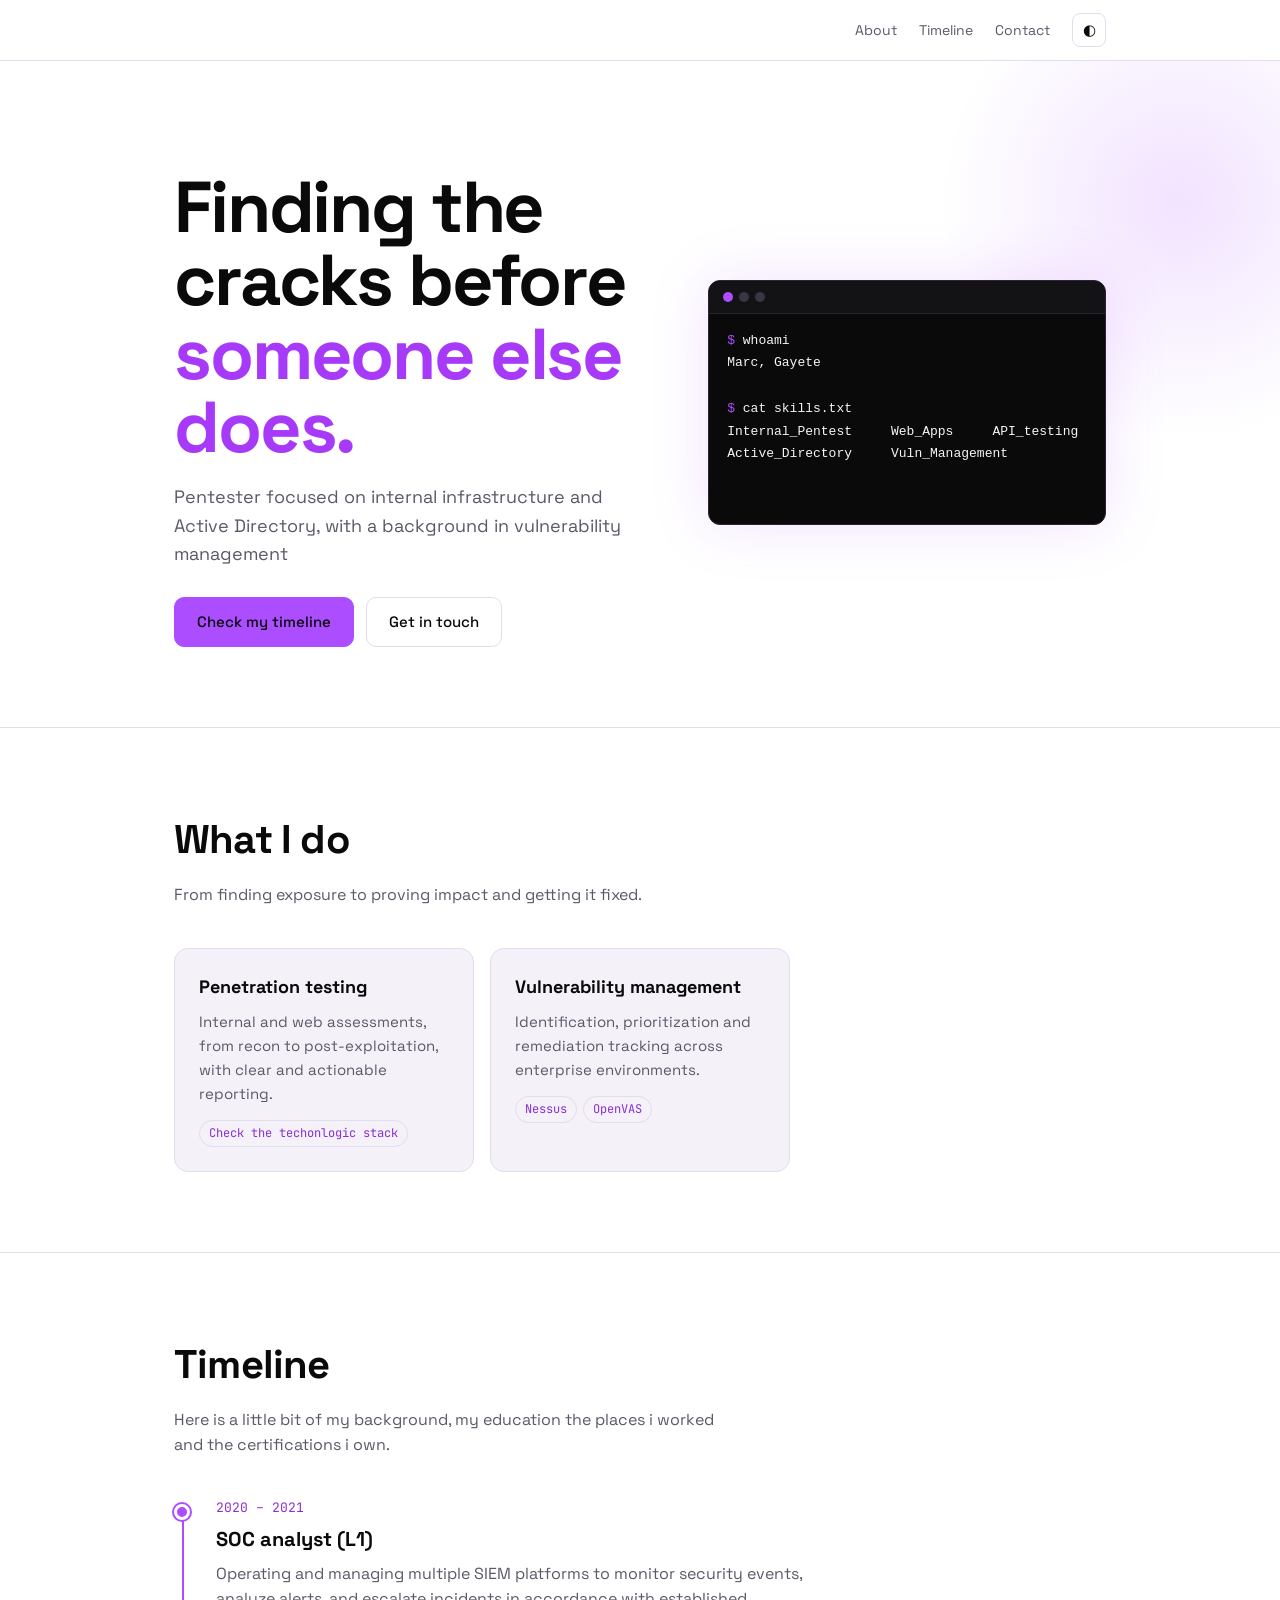
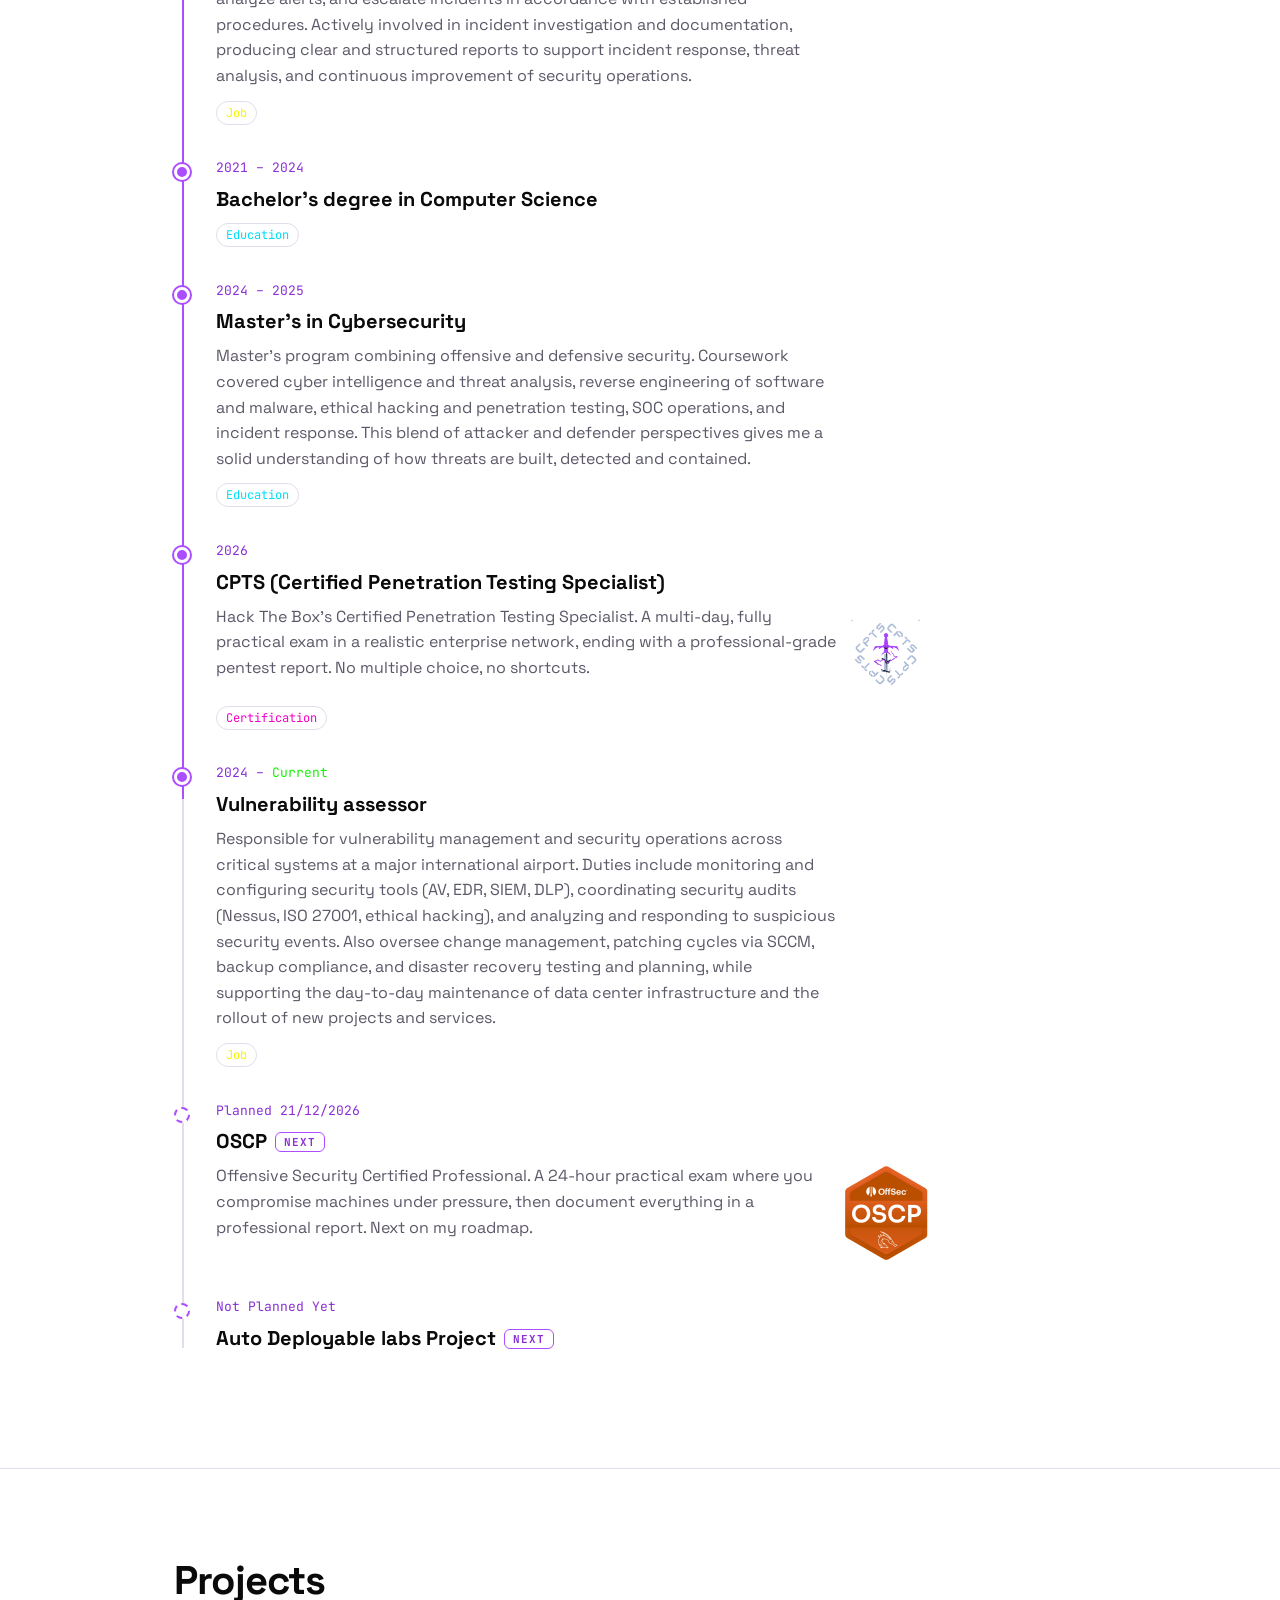
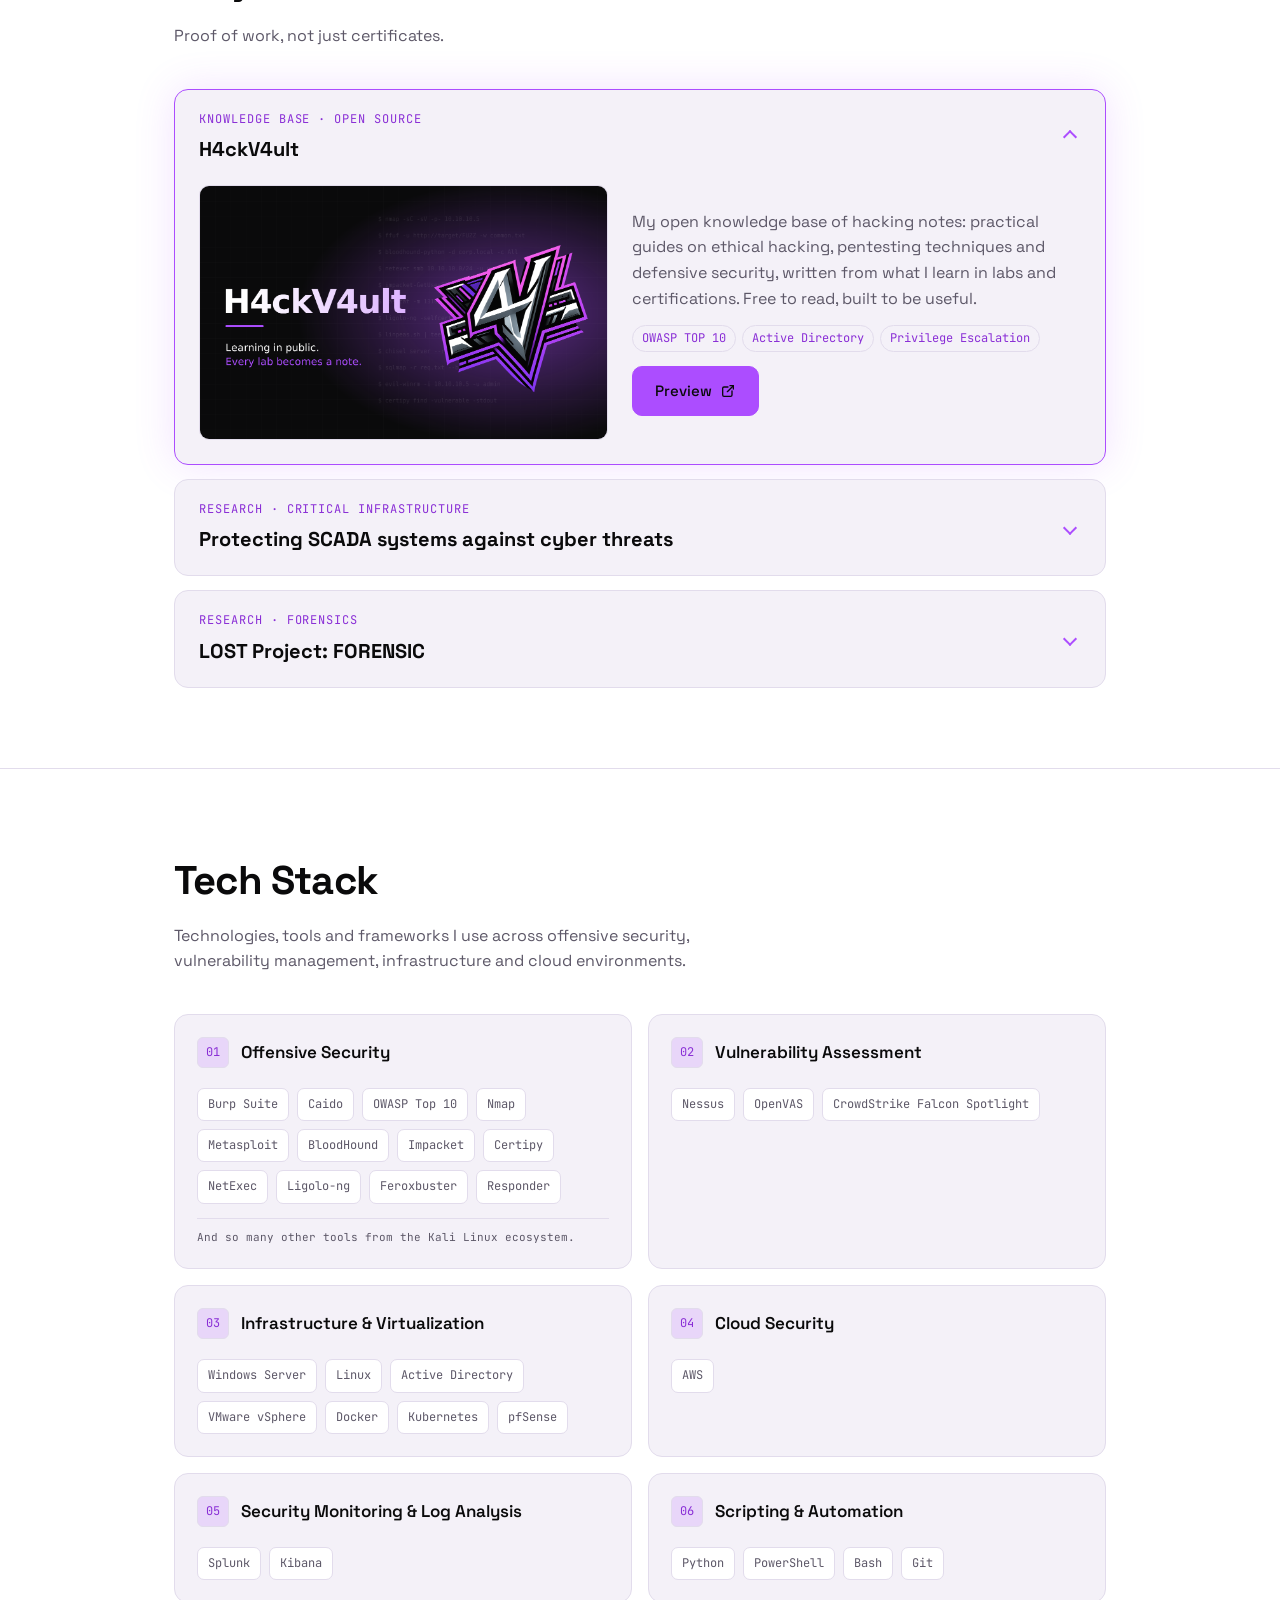
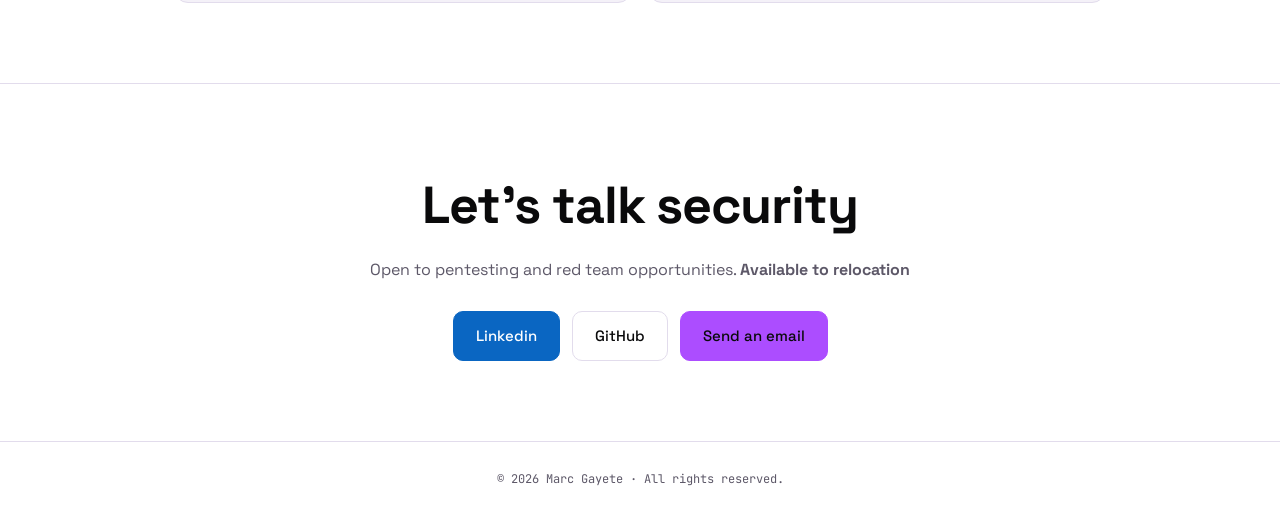
<file: index.html>
<!DOCTYPE html>
<html lang="en">
<head>
<meta charset="utf-8">
<meta name="viewport" content="width=device-width, initial-scale=1, viewport-fit=cover">
<title>Marc Gayete · Pentester</title>
<link rel="preconnect" href="https://fonts.googleapis.com">
<link href="https://fonts.googleapis.com/css2?family=Space+Grotesk:wght@400;500;700&family=JetBrains+Mono:wght@400;500&display=swap" rel="stylesheet">
<link rel="stylesheet" href="/styles/styles.css">
 <link rel="icon" type="image/x-icon" href="/img/favicon.png">

</head>
    <body>
    <header>
      <div class="wrap">
        <a></a>
        <nav><a href="#about">About</a><a href="#timeline">Timeline</a><a href="#contact">Contact</a><button id="theme" aria-label="Toggle theme">◐</button></nav>
      </div>
    </header>

    <main id="top">
        <div class="hero"><div class="wrap">
        <div>
            <h1>Finding the cracks before<br> <em>someone else does.</em></h1>
            <p class="lead">Pentester focused on internal infrastructure and Active Directory, with a background in vulnerability management</p>
            <div class="cta"><a class="btn main" href="#timeline">Check my timeline</a><a class="btn" href="#contact">Get in touch</a></div>
        </div>
        <div class="term" aria-hidden="true">
            <div class="bar"><i></i><i></i><i></i></div>
            <pre id="t"></pre>
        </div>
        </div></div>

        <section id="about"><div class="wrap">
        <h2>What I do</h2>
        <p class="sub">From finding exposure to proving impact and getting it fixed.</p>
        <div class="cards">
            <div class="card"><h3>Penetration testing</h3><p>Internal and web assessments, from recon to post-exploitation, with clear and actionable reporting.</p><div class="tags"><span><a href="#techstack">Check the techonlogic stack</a></span></div></div>
            <div class="card"><h3>Vulnerability management</h3><p>Identification, prioritization and remediation tracking across enterprise environments.</p><div class="tags"><span>Nessus</span><span>OpenVAS</span></div></div>
        </div>
        </div></section>

        <section id="timeline"><div class="wrap">
        <h2>Timeline</h2>
        <p class="sub">Here is a little bit of my background, my education the places i worked and the certifications i own. </p>
        <div class="tl">
            <div class="it"><div class="when">2020 – 2021</div><h3>SOC analyst (L1)</h3><p>Operating and managing multiple SIEM platforms to monitor security events, analyze alerts, and escalate incidents in accordance with established procedures. Actively involved in incident investigation and documentation, producing clear and structured reports to support incident response, threat analysis, and continuous improvement of security operations.</p><div class="tags-job"><span>Job</span></div></div>
            <div class="it"><div class="when">2021 – 2024</div><h3>Bachelor's degree in Computer Science</h3><div class="tags-education"><span>Education</span></div></div>
            <div class="it"><div class="when">2024 – 2025</div><h3>Master's in Cybersecurity</h3><p>Master’s program combining offensive and defensive security. Coursework covered cyber intelligence and threat analysis, reverse engineering of software and malware, ethical hacking and penetration testing, SOC operations, and incident response. This blend of attacker and defender perspectives gives me a solid understanding of how threats are built, detected and contained.</p><div class="tags-education"><span>Education</span></div></div>
            <div class="it">
              <div class="when">2026</div>
              <h3>CPTS (Certified Penetration Testing Specialist)</h3>
              <div class="timeline-description">
              <p>Hack The Box’s Certified Penetration Testing Specialist. A multi-day, fully practical exam in a realistic enterprise network, ending with a professional-grade pentest report. No multiple choice, no shortcuts.</p>
              <img src="/img/logo/cpts.png">
              </div>
              <div class="tags-certification"><span>Certification</span>
              </div>
            </div>
            <div class="it"><div class="when">2024 – <a class="active">Current</a></div><h3>Vulnerability assessor</h3><p>Responsible for vulnerability management and security operations across critical systems at a major international airport. Duties include monitoring and configuring security tools (AV, EDR, SIEM, DLP), coordinating security audits (Nessus, ISO 27001, ethical hacking), and analyzing and responding to suspicious security events. Also oversee change management, patching cycles via SCCM, backup compliance, and disaster recovery testing and planning, while supporting the day-to-day maintenance of data center infrastructure and the rollout of new projects and services.</p><div class="tags-job"><span>Job</span></div></div>
            <div class="it next">
              <div class="when">Planned 21/12/2026</div>
              <h3>OSCP<span class="badge">Next</span></h3>
              <div class="timeline-description">
                <p>Offensive Security Certified Professional. A 24-hour practical exam where you compromise machines under pressure, then document everything in a professional report. Next on my roadmap.</p>
                <img src="/img/logo/oscp.png">
              </div>
            </div>
            <div class="it next"><div class="when">Not Planned Yet</div><h3>Auto Deployable labs Project<span class="badge">Next</span></h3><p></p></div>
        </div>
        </div></section>

        <section id="projects"><div class="wrap">
  <h2>Projects</h2>
  <p class="sub">Proof of work, not just certificates.</p>

  <div class="proj">

    <details class="pj" open>
      <summary>
        <span class="ttl">
          <span class="kind">Knowledge base · Open source</span>
          <h3>H4ckV4ult</h3>
        </span>
        <span class="chev" aria-hidden="true"></span>
      </summary>
      <div class="body">
        <div class="shot"><img src="/img/showcase/h4ckv4ult.png" loading="lazy"></div>
        <div class="info">
          <p>My open knowledge base of hacking notes: practical guides on ethical hacking, pentesting techniques and defensive security, written from what I learn in labs and certifications. Free to read, built to be useful.</p>
          <div class="tags">
          <span>OWASP TOP 10</span><span>Active Directory</span><span>Privilege Escalation</span></div>
            <a class="btn main" href="https://h4ckv4ult.marcgayete.com">Preview <svg class="size-4" xmlns="http://www.w3.org/2000/svg" width="24" height="24" viewBox="0 0 24 24" stroke-width="2" stroke="currentColor" fill="none" stroke-linecap="round" stroke-linejoin="round"><path stroke="none" d="M0 0h24v24H0z" fill="none"></path><path d="M12 6h-6a2 2 0 0 0 -2 2v10a2 2 0 0 0 2 2h10a2 2 0 0 0 2 -2v-6"></path><path d="M11 13l9 -9"></path><path d="M15 4h5v5"></path></svg></a>
          </div>
      </div>
    </details>

    <details class="pj">
      <summary>
        <span class="ttl">
          <span class="kind">Research · Critical infrastructure</span>
          <h3>Protecting SCADA systems against cyber threats</h3>
        </span>
        <span class="chev" aria-hidden="true"></span>
      </summary>
      <div class="body">
        <div class="shot"><img src="/img/showcase/scada.png" alt="Project screenshot" loading="lazy"></div>
        <div class="info">
          <p>SCADA systems run power grids and water treatment plants, and attackers know it. A deep dive into how they work, how they evolved and how they get breached, from architecture and protocols to real-world attacks like Stuxnet.</p>
          <div class="tags"><span>SCADA</span><span>Modbus</span><span>FactoryIO</span></div>
          <a class="btn main" href="/projects/scada.html">View details</a>
        </div>
      </div>
    </details>

    <details class="pj">
      <summary>
        <span class="ttl">
          <span class="kind">Research · Forensics</span>
          <h3>LOST Project: FORENSIC</h3>
        </span>
        <span class="chev" aria-hidden="true"></span>
      </summary>
      <div class="body">
        <div class="shot"><img src="/img/showcase/forensic.png" alt="Project screenshot" loading="lazy"></div>
        <div class="info">
          <p>Every cyberattack leaves traces, and someone has to know how to read them. My Final Degree Project adds digital forensics to LOST, the security training platform built by La Salle and ISECOM, covering procedures, tools, legislation and hands-on scenarios.</p>
          <div class="tags"><span>Autopsy</span><span>Volatility</span><span>DPAPI</span></div>
          <a class="btn main" href="/projects/forensic.html">View details</a>
        </div>
      </div>
    </details>
  </div>
</div></section>

        

<section id="techstack">
  <div class="wrap">
    <h2>Tech Stack</h2>
    <p class="sub">
      Technologies, tools and frameworks I use across offensive security,
      vulnerability management, infrastructure and cloud environments.
    </p>

    <div class="stack-grid">

      <article class="stack-card">
        <div class="stack-header">
          <span class="stack-index">01</span>
          <h3>Offensive Security</h3>
        </div>
        <div class="stack-tags">
          <span>Burp Suite</span>
          <span>Caido</span>
          <span>OWASP Top 10</span>
          <span>Nmap</span>
          <span>Metasploit</span>
          <span>BloodHound</span>
          <span>Impacket</span>
          <span>Certipy</span>
          <span>NetExec</span>
          <span>Ligolo-ng</span>
          <span>Feroxbuster</span>
          <span>Responder</span>
        </div>
        <p class="stack-note">And so many other tools from the Kali Linux ecosystem.</p>
      </article>

      <article class="stack-card">
        <div class="stack-header">
          <span class="stack-index">02</span>
          <h3>Vulnerability Assessment</h3>
        </div>
        <div class="stack-tags">
          <span>Nessus</span>
          <span>OpenVAS</span>
          <span>CrowdStrike Falcon Spotlight</span>
        </div>
      </article>

      <article class="stack-card">
        <div class="stack-header">
          <span class="stack-index">03</span>
          <h3>Infrastructure & Virtualization</h3>
        </div>
        <div class="stack-tags">
          <span>Windows Server</span>
          <span>Linux</span>
          <span>Active Directory</span>
          <span>VMware vSphere</span>
          <span>Docker</span>
          <span>Kubernetes</span>
          <span>pfSense</span>
        </div>
      </article>

      <article class="stack-card">
        <div class="stack-header">
          <span class="stack-index">04</span>
          <h3>Cloud Security</h3>
        </div>
        <div class="stack-tags">
          <span>AWS</span>
        </div>
      </article>

      <article class="stack-card">
        <div class="stack-header">
          <span class="stack-index">05</span>
          <h3>Security Monitoring & Log Analysis</h3>
        </div>
        <div class="stack-tags">
          <span>Splunk</span>
          <span>Kibana</span>
        </div>
      </article>

      <article class="stack-card">
        <div class="stack-header">
          <span class="stack-index">06</span>
          <h3>Scripting & Automation</h3>
        </div>
        <div class="stack-tags">
          <span>Python</span>
          <span>PowerShell</span>
          <span>Bash</span>
          <span>Git</span>
        </div>
      </article>

    </div>
  </div>
</section>



        <section id="contact" class="contact"><div class="wrap">
          <h2>Let’s talk security</h2>
          <p class="sub">Open to pentesting and red team opportunities. <b>Available to relocation</b></p>
          <div class="cta" style="justify-content:center"><a class="btn linkedin" href="mailto:m.gayetepujol@gmail.com">Linkedin</a><a class="btn" href="https://github.com/marcgayete00">GitHub</a><a class="btn main" href="mailto:m.gayetepujol@gmail.com">Send an email</a></div>
        </div></section>
    </main>
    <footer>© 2026 Marc Gayete · All rights reserved.</footer>

    <script>
    (function(){
    var r=document.documentElement;
    try{var s=localStorage.getItem('theme');if(s)r.setAttribute('data-theme',s)}catch(e){}
    document.getElementById('theme').addEventListener('click',function(){
        var dark=r.getAttribute('data-theme')?r.getAttribute('data-theme')==='dark':window.matchMedia('(prefers-color-scheme: dark)').matches;
        var n=dark?'light':'dark';r.setAttribute('data-theme',n);
        try{localStorage.setItem('theme',n)}catch(e){}
    });
    var lines=['<span class="p">$</span> whoami','Marc, Gayete','','<span class="p">$</span> cat skills.txt','Internal_Pentest     Web_Apps     API_testing', 'Active_Directory     Vuln_Management','','<span class="p">$</span> status','<span class="p">open to new challenges</span> <span class="cur"></span>'];
    var el=document.getElementById('t'),i=0;
    if(window.matchMedia('(prefers-reduced-motion: reduce)').matches){el.innerHTML=lines.join('\n')}
    else{(function n(){if(i>=lines.length)return;el.innerHTML=lines.slice(0,++i).join('\n');setTimeout(n,i%4===1?520:260)})()}
    var items=document.querySelectorAll('.it');
    if('IntersectionObserver' in window){
        var o=new IntersectionObserver(function(es){es.forEach(function(e){if(e.isIntersecting){e.target.classList.add('on');o.unobserve(e.target)}})},{threshold:.2});
        items.forEach(function(x){o.observe(x)});
    }else{items.forEach(function(x){x.classList.add('on')})}
    })();

    var pj=document.querySelectorAll('.pj');
    pj.forEach(function(d){d.addEventListener('toggle',function(){
    if(d.open)pj.forEach(function(o){if(o!==d)o.open=false});
    });});
    
    </script>
    </body>
</html>
</file>
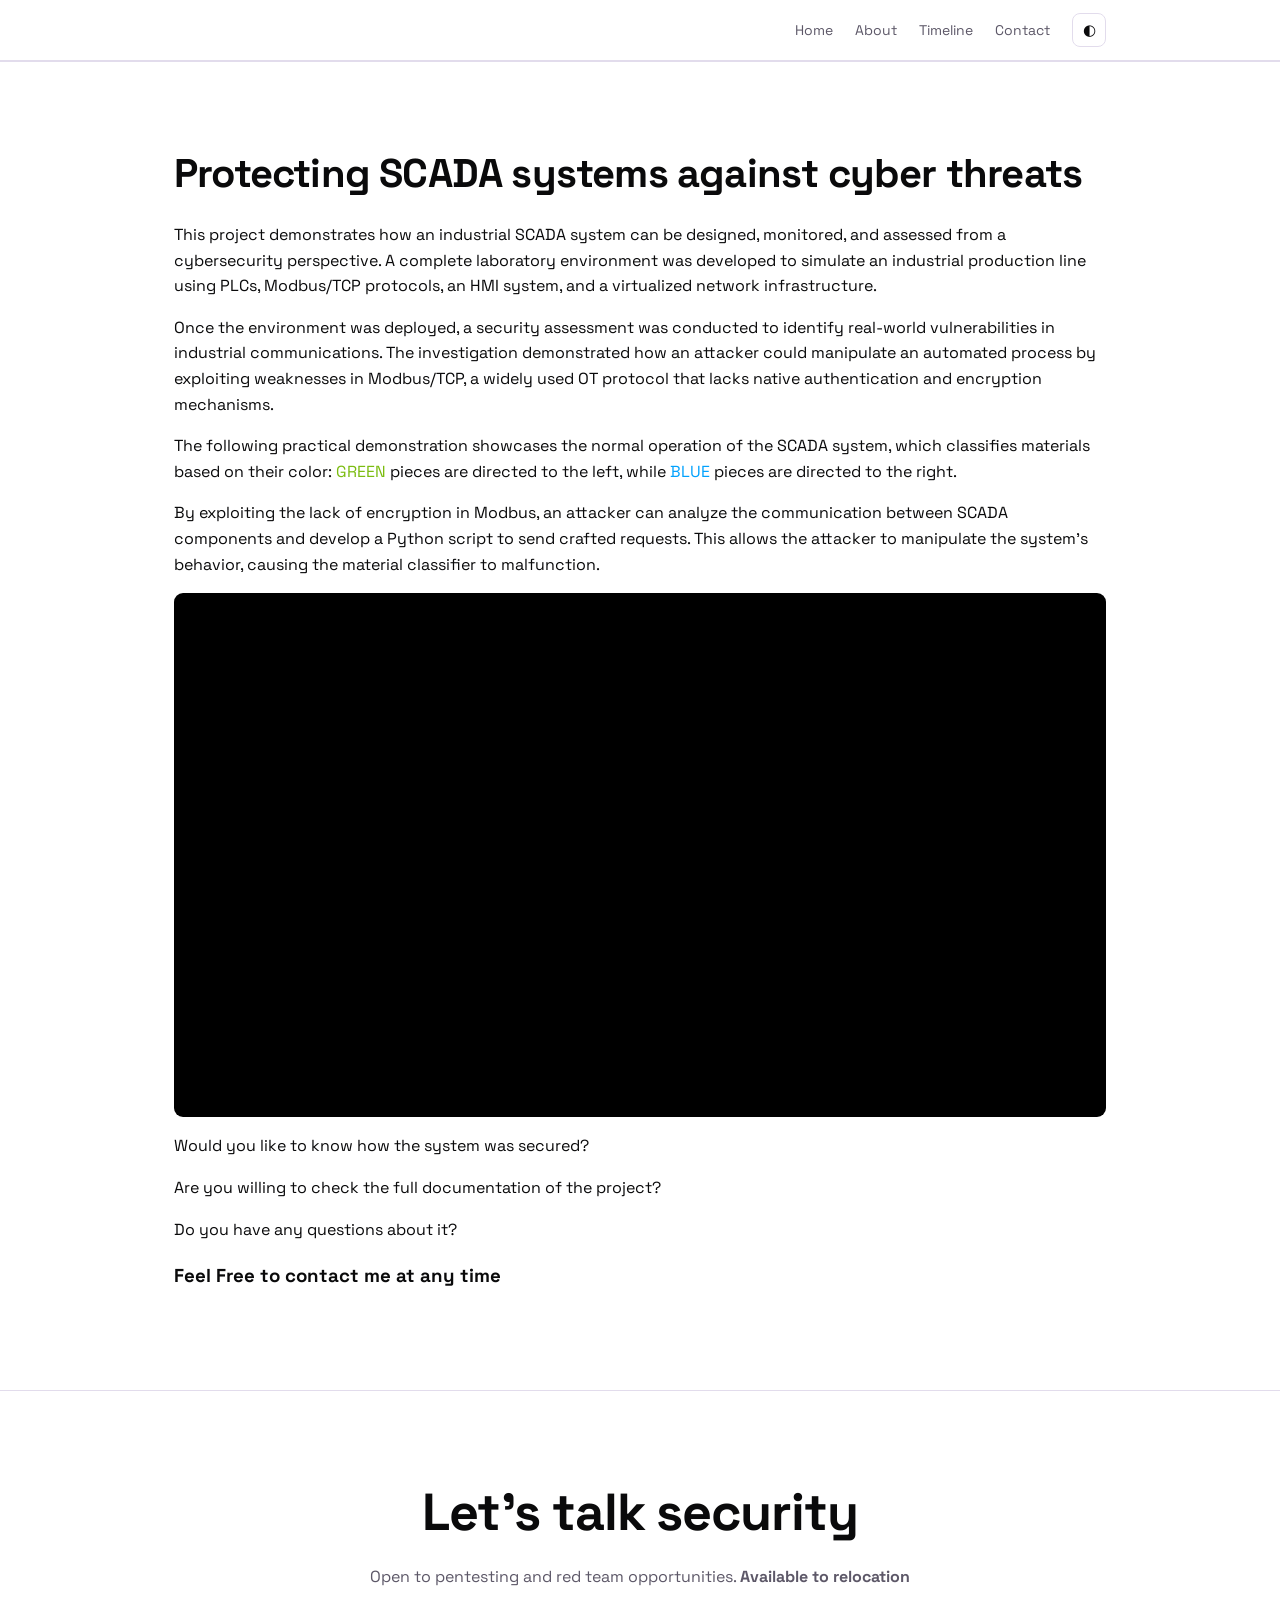
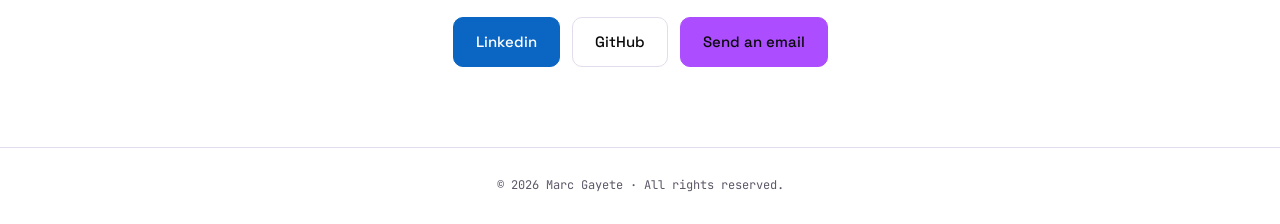
<file: projects/scada.html>
<!DOCTYPE html>
<html lang="en">
<head>
<meta charset="utf-8">
<meta name="viewport" content="width=device-width, initial-scale=1, viewport-fit=cover">
<title>Protecting SCADA systems against cyber threats</title>
<link rel="preconnect" href="https://fonts.googleapis.com">
<link href="https://fonts.googleapis.com/css2?family=Space+Grotesk:wght@400;500;700&family=JetBrains+Mono:wght@400;500&display=swap" rel="stylesheet">
<link rel="stylesheet" href="/styles/styles.css">
<link rel="icon" type="image/x-icon" href="/img/favicon.png">

</head>
    <body>
    <header>
      <div class="wrap">
        <a></a>
        <nav><a href="/index.html">Home</a><a href="/index.html#about">About</a><a href="/index.html#timeline">Timeline</a><a href="/index.html#contact">Contact</a><button id="theme" aria-label="Toggle theme">◐</button></nav>
      </div>
    </header>

    <main id="top">
        <section id="about"><div class="wrap">
        <h2>Protecting SCADA systems against cyber threats</h2>
        <p>This project demonstrates how an industrial SCADA system can be designed, monitored, and assessed from a cybersecurity perspective. A complete laboratory environment was developed to simulate an industrial production line using PLCs, Modbus/TCP protocols, an HMI system, and a virtualized network infrastructure.</p>
        <p>Once the environment was deployed, a security assessment was conducted to identify real-world vulnerabilities in industrial communications. The investigation demonstrated how an attacker could manipulate an automated process by exploiting weaknesses in Modbus/TCP, a widely used OT protocol that lacks native authentication and encryption mechanisms.</p>
        <p>The following practical demonstration showcases the normal operation of the SCADA system, which classifies materials based on their color: <span style="color:#7bbc0f;">GREEN</span> pieces are directed to the left, while <span style="color:#01a1fd;">BLUE</span> pieces are directed to the right.</p>
        <p>By exploiting the lack of encryption in Modbus, an attacker can analyze the communication between SCADA components and develop a Python script to send crafted requests. This allows the attacker to manipulate the system's behavior, causing the material classifier to malfunction.</p>
        <div class="video-container">
            <div class="video-container">
                <iframe
                    src="https://www.youtube.com/embed/zIK4gRbXXbU"
                    title="Project demo video"
                    loading="lazy"
                    allow="accelerometer; clipboard-write; encrypted-media; gyroscope; picture-in-picture; fullscreen"
                    referrerpolicy="strict-origin-when-cross-origin"
                    allowfullscreen>
                </iframe>
            </div>
        </div> 
        <p>Would you like to know how the system was secured?  </p>
        <p>Are you willing to check the full documentation of the project?</p>
        <p>Do you have any questions about it?</p>
        <h3>Feel Free to contact me at any time</h3>

        </div></section>

        <section id="contact" class="contact"><div class="wrap">
          <h2>Let’s talk security</h2>
          <p class="sub">Open to pentesting and red team opportunities. <b>Available to relocation</b></p>
          <div class="cta" style="justify-content:center"><a class="btn linkedin" href="https://www.linkedin.com/in/marc-gayete-8b42a71b8/">Linkedin</a><a class="btn" href="https://github.com/marcgayete00">GitHub</a><a class="btn main" href="mailto:m.gayetepujol@gmail.com">Send an email</a></div>
        </div></section>
    </main>
    <footer>© 2026 Marc Gayete · All rights reserved.</footer>

    <script>
    (function(){
    var r=document.documentElement;
    try{var s=localStorage.getItem('theme');if(s)r.setAttribute('data-theme',s)}catch(e){}
    document.getElementById('theme').addEventListener('click',function(){
        var dark=r.getAttribute('data-theme')?r.getAttribute('data-theme')==='dark':window.matchMedia('(prefers-color-scheme: dark)').matches;
        var n=dark?'light':'dark';r.setAttribute('data-theme',n);
        try{localStorage.setItem('theme',n)}catch(e){}
    });
    
    })();

    </script>
    </body>
</html>
</file>
<file: styles/styles.css>
:root{--bg:#ffffff;--bg2:#f4f1f8;--text:#0a0a0b;--muted:#5d5868;--line:#e2dcec;--accent:#ac4dff;--linkedin:#0a66c2;--accent-text:#8a2fd6;--glow:rgba(172,77,255,.16);--hdr:rgba(255,255,255,.85);--sans:'Space Grotesk',system-ui,sans-serif;--mono:'JetBrains Mono',ui-monospace,monospace;box-sizing:border-box;padding-top:env(safe-area-inset-top,0px);padding-bottom:env(safe-area-inset-bottom,0px)}
@media (prefers-color-scheme:dark){:root:not([data-theme="light"]){--bg:#0a0a0b;--bg2:#131316;--text:#f5f5f7;--muted:#a09aad;--line:#26242d;--accent-text:#ac4dff;--glow:rgba(172,77,255,.28);--hdr:rgba(10,10,11,.85)}}
:root[data-theme="dark"]{--bg:#0a0a0b;--bg2:#131316;--text:#f5f5f7;--muted:#a09aad;--line:#26242d;--accent-text:#ac4dff;--glow:rgba(172,77,255,.28);--hdr:rgba(10,10,11,.85)}
html{scroll-behavior:smooth;scroll-padding-top:calc(env(safe-area-inset-top,0px) + 70px)}
*,*::before,*::after{box-sizing:border-box}
body{margin:0;background:var(--bg);color:var(--text);font-family:var(--sans);line-height:1.6}
body::before{content:"";position:fixed;inset:0 0 auto;height:env(safe-area-inset-top,0px);background:var(--hdr);backdrop-filter:blur(10px);z-index:10}
a{color:inherit;text-decoration:none}
.wrap{max-width:980px;margin:0 auto;padding:0 24px}
header{position:sticky;top:env(safe-area-inset-top,0px);z-index:11;background:var(--hdr);backdrop-filter:blur(10px);border-bottom:1px solid var(--line)}
header .wrap{display:flex;justify-content:space-between;height:60px}
.logo{font-family:var(--mono);font-size:14px;font-weight:500}
.logo span{color:var(--accent-text)}
nav{display:flex;align-items:center;gap:22px;font-size:14px}
nav a{color:var(--muted);transition:color .2s}
nav a:hover{color:var(--accent-text)}
#theme{background:none;border:1px solid var(--line);color:var(--text);border-radius:8px;width:34px;height:34px;cursor:pointer;font-size:15px}
#theme:hover{border-color:var(--accent)}
.hero{position:relative;padding:96px 0 80px;overflow:hidden}
.hero::before{content:"";position:absolute;width:520px;height:520px;right:-160px;top:-120px;background:radial-gradient(circle,var(--glow),transparent 65%);pointer-events:none}
.hero .wrap{display:grid;grid-template-columns:1.1fr .9fr;gap:48px;align-items:center;position:relative}
.eyebrow{font-family:var(--mono);font-size:13px;color:var(--accent-text);letter-spacing:.08em;text-transform:uppercase}
h1{font-size:clamp(40px,7vw,72px);line-height:1.02;margin:14px 0 18px;font-weight:700;letter-spacing:-.03em}
h1 em{font-style:normal;background:#a63af8;-webkit-background-clip:text;background-clip:text;color:transparent}
.lead{font-size:18px;color:var(--muted);max-width:520px}
.cta{display:flex;gap:12px;margin-top:28px;flex-wrap:wrap}
.btn{display:inline-flex;align-items:center;gap:8px; padding:12px 22px;border-radius:10px;font-weight:500;font-size:15px;border:1px solid var(--line);transition:transform .2s,border-color .2s}
.btn svg{width:16px;height:16px;flex:none}
.btn.main{background:var(--accent);border-color:var(--accent);color:#0a0a0b}
.btn.linkedin{background:var(--linkedin);border-color:var(--linkedin);color:#0a0a0b; color: white;}
.btn:hover{transform:translateY(-2px);border-color:var(--accent)}
.term{background:#0a0a0b;border:1px solid #2a2433;border-radius:12px;font-family:var(--mono);font-size:13px;color:#f5f5f7;box-shadow:0 0 60px var(--glow);overflow:hidden}
.term .bar{display:flex;gap:6px;padding:11px 14px;border-bottom:1px solid #26242d;background:#131316}
.term .bar i{width:10px;height:10px;border-radius:50%;background:#3a3544}
.term .bar i:first-child{background:#ac4dff}
.term pre{margin:0;padding:16px 18px;min-height:210px;white-space:pre-wrap;line-height:1.75}
.p{color:#ac4dff}.d{color:#8d8799}
.cur{display:inline-block;width:8px;height:15px;background:#ac4dff;vertical-align:-2px;animation:bl 1s steps(1) infinite}
@keyframes bl{50%{opacity:0}}
section{padding:80px 0;border-top:1px solid var(--line)}
h2{font-size:clamp(28px,4vw,40px);margin:0 0 10px;letter-spacing:-.02em}
.sub{color:var(--muted);margin:0 0 40px;max-width:560px}
.cards{display:grid;grid-template-columns:repeat(3,1fr);gap:16px}
.card{background:var(--bg2);border:1px solid var(--line);border-radius:14px;padding:24px;transition:border-color .25s,transform .25s}
.card:hover{border-color:var(--accent);transform:translateY(-3px)}
.card h3{margin:0 0 8px;font-size:18px}
.card p{margin:0 0 14px;color:var(--muted);font-size:15px}
.tags{display:flex;flex-wrap:wrap;gap:6px}
.tags span{font-family:var(--mono);font-size:12px;padding:3px 9px;border-radius:99px;border:1px solid var(--line);color:var(--accent-text)}
.tags-job span{color:#f6f600; font-family:var(--mono);font-size:12px;padding:3px 9px;border-radius:99px;border:1px solid var(--line)}
.tags-certification span{color:#f600c9; font-family:var(--mono);font-size:12px;padding:3px 9px;border-radius:99px;border:1px solid var(--line)}
.tags-education span{color:#00ddf6; font-family:var(--mono);font-size:12px;padding:3px 9px;border-radius:99px;border:1px solid var(--line)}
.active{color:#10f600;border-radius: 10px; animation: pulse-animation 2s infinite}
@keyframes pulse-animation{
  0%{box-shadow:0 0 0 0 rgba(16,246,0,.6)}
  70%{box-shadow:0 0 0 14px rgba(16,246,0,0)}
  100%{box-shadow:0 0 0 0 rgba(16,246,0,0)}
}
.tl{position:relative;margin-left:8px;padding-left:34px}
.tl::before{content:"";position:absolute;left:0;top:6px;bottom:6px;width:2px;background:linear-gradient(var(--accent),var(--accent) 62%,var(--line) 62%)}
.it{position:relative;margin-bottom:34px;opacity:0;transform:translateY(18px);transition:opacity .6s,transform .6s}
.it.on{opacity:1;transform:none}
.it::before{content:"";position:absolute;left:-42px;top:6px;width:16px;height:16px;border-radius:50%;background:var(--accent);border:3px solid var(--bg);box-shadow:0 0 0 2px var(--accent)}
.it.next::before{background:var(--bg);border-style:dashed;box-shadow:none;border:2px dashed var(--accent)}
.when{font-family:var(--mono);font-size:13px;color:var(--accent-text)}
.timeline-description{display: flex;}
.timeline-description img{width: 100px; height: 100px;}
.it h3{margin:4px 0 6px;font-size:20px}
.it p{margin:0 0 10px;color:var(--muted);max-width:620px}
.badge{font-family:var(--mono);font-size:11px;text-transform:uppercase;letter-spacing:.08em;padding:2px 8px;border-radius:6px;margin-left:8px;vertical-align:2px;border:1px solid var(--accent);color:var(--accent-text)}
.gap{margin:6px 0 34px;font-family:var(--mono);font-size:12px;color:var(--muted);letter-spacing:.1em;text-transform:uppercase}
.contact{text-align:center}
.contact h2{font-size:clamp(30px,5vw,52px)}
.contact .sub{margin:0 auto 28px}
footer{padding:28px 0;border-top:1px solid var(--line);text-align:center;color:var(--muted);font-family:var(--mono);font-size:12px}
@media (max-width:760px){.hero .wrap{grid-template-columns:1fr}.cards{grid-template-columns:1fr}nav a:not(#theme){display:none}.hero{padding:64px 0 56px}}
@media (prefers-reduced-motion:reduce){.it{opacity:1;transform:none;transition:none}.cur{animation:none}html{scroll-behavior:auto}}
.proj{display:grid;gap:14px}
.pj{background:var(--bg2);border:1px solid var(--line);border-radius:14px;transition:border-color .25s,box-shadow .25s}
.pj:hover{border-color:var(--accent)}
.pj[open]{border-color:var(--accent);box-shadow:0 0 40px var(--glow)}
.pj summary{list-style:none;cursor:pointer;display:flex;align-items:center;justify-content:space-between;gap:16px;padding:20px 24px;border-radius:14px}
.pj summary::-webkit-details-marker{display:none}
.pj summary:focus-visible{outline:2px solid var(--accent);outline-offset:2px}
.pj .ttl{display:flex;flex-direction:column;gap:4px}
.pj .kind{font-family:var(--mono);font-size:12px;letter-spacing:.08em;text-transform:uppercase;color:var(--accent-text)}
.pj h3{margin:0;font-size:20px}
.pj .chev{flex:none;width:10px;height:10px;border-right:2px solid var(--accent);border-bottom:2px solid var(--accent);transform:rotate(45deg);transition:transform .3s;margin-right:6px}
.pj[open] .chev{transform:rotate(-135deg)}
.pj .body{display:grid;grid-template-columns:1fr 1.1fr;gap:24px;padding:0 24px 24px;animation:pjIn .4s ease}
.pj .shot{aspect-ratio:16/10;border-radius:10px;border:1px solid var(--line);overflow:hidden;background:linear-gradient(135deg,var(--glow),transparent),var(--bg)}
.pj .shot img{width:100%;height:100%;object-fit:cover;display:block}
.pj .info{display:flex;flex-direction:column;align-items:flex-start;gap:14px;justify-content:center}
.pj .info p{margin:0;color:var(--muted)}
@keyframes pjIn{from{opacity:0;transform:translateY(-8px)}to{opacity:1;transform:none}}
@media (max-width:760px){.pj .body{grid-template-columns:1fr}}
@media (prefers-reduced-motion:reduce){.pj .body{animation:none}.pj .chev{transition:none}}


/* TECH STACK */

.stack-grid{
  display:grid;
  grid-template-columns:repeat(2,1fr);
  gap:16px;
}

.stack-card{
  background:var(--bg2);
  border:1px solid var(--line);
  border-radius:14px;
  padding:22px;
  transition:border-color .25s,transform .25s,box-shadow .25s;
}

.stack-card:hover{
  border-color:var(--accent);
  transform:translateY(-3px);
  box-shadow:0 0 30px var(--glow);
}

.stack-header{
  display:flex;
  align-items:center;
  gap:12px;
  margin-bottom:20px;
}

.stack-index{
  font-family:var(--mono);
  font-size:12px;
  color:var(--accent-text);
  background:var(--glow);
  border:1px solid var(--line);
  padding:5px 8px;
  border-radius:6px;
}

.stack-header h3{
  margin:0;
  font-size:17px;
  font-weight:600;
}

.stack-tags{
  display:flex;
  flex-wrap:wrap;
  gap:8px;
}

.stack-tags span{
  font-family:var(--mono);
  font-size:12px;
  padding:6px 10px;
  border-radius:7px;
  border:1px solid var(--line);
  color:var(--muted);
  background:var(--bg);
  transition:all .2s;
}

.stack-tags span:hover{
  color:var(--accent-text);
  border-color:var(--accent);
  background:var(--glow);
}

@media(max-width:760px){
  .stack-grid{
    grid-template-columns:1fr;
  }

  .stack-card{
    padding:20px;
  }
}

@media(prefers-reduced-motion:reduce){
  .stack-card,
  .stack-tags span{
    transition:none;
  }
}

.stack-note{
  margin:14px 0 0;
  padding-top:10px;
  border-top:1px solid var(--line);
  color:var(--muted);
  font-family:var(--mono);
  font-size:11px;
}

.video-container iframe {
    display: block;
    width: 100%;
    height: auto;
    aspect-ratio: 16 / 9;
    border: 0;
    border-radius: 9px;
    background: #000;
}

/* PROJECT IMAGE GALLERY */

.project-gallery {
    margin: 45px 0;
}

.gallery-header {
    display: flex;
    justify-content: space-between;
    align-items: center;
    margin-bottom: 18px;
    padding-bottom: 12px;
    border-bottom: 1px solid var(--line);
    color: var(--muted);
    font-family: 'JetBrains Mono', monospace;
    font-size: 11px;
    letter-spacing: 1.5px;
}

.gallery-grid {
    display: grid;
    grid-template-columns: repeat(3, minmax(0, 1fr));
    gap: 18px;
}

.gallery-item {
    margin: 0;
    min-width: 0;
    overflow: hidden;
    border: 1px solid var(--line);
    border-radius: 11px;
    background: var(--bg2);
    transition: transform .25s ease, border-color .25s ease,
                box-shadow .25s ease;
}

.gallery-item:hover {
    transform: translateY(-4px);
    border-color: var(--accent);
    box-shadow: 0 8px 25px rgba(172, 77, 255, .12);
}

.gallery-item img {
    display: block;
    width: 100%;
    aspect-ratio: 16 / 10;
    object-fit: cover;
    transition: transform .4s ease;
}

.gallery-item:hover img {
    transform: scale(1.035);
}

.gallery-item figcaption {
    padding: 13px 14px 15px;
    border-top: 1px solid var(--line);
}

.gallery-item figcaption span {
    color: var(--accent);
    font-family: 'JetBrains Mono', monospace;
    font-size: 10px;
    letter-spacing: 1px;
}

.gallery-item figcaption p {
    margin: 7px 0 0;
    color: var(--text);
    font-size: 13px;
    line-height: 1.5;
}

/* RESPONSIVE */

@media (max-width: 760px) {
    .gallery-grid {
        grid-template-columns: repeat(2, minmax(0, 1fr));
        gap: 12px;
    }
}

@media (max-width: 480px) {
    .gallery-grid {
        grid-template-columns: 1fr;
    }
}



gallery-item img{cursor:zoom-in}

.lb{
    width:100%;height:100%;max-width:100vw;max-height:100vh;
    margin:0;padding:24px;border:none;background:transparent;color:var(--text);
}
.lb[open]{display:flex;align-items:center;justify-content:center;gap:16px}
.lb::backdrop{background:rgba(5,5,8,.9);backdrop-filter:blur(6px)}

.lb-fig{margin:0;max-width:min(1100px,86vw);animation:lbIn .25s ease}
.lb-fig img{
    display:block;max-width:100%;max-height:76vh;margin:0 auto;
    border:1px solid var(--accent);border-radius:11px;
    box-shadow:0 0 60px rgba(172,77,255,.3);
}
.lb-fig figcaption{margin-top:14px;text-align:center}
.lb-fig figcaption span{
    display:block;color:var(--accent);
    font-family:'JetBrains Mono',monospace;font-size:11px;letter-spacing:1.5px;
}
.lb-fig figcaption p{margin:6px 0 0;font-size:14px;color:#f5f5f7}

.lb-btn{
    flex:none;width:44px;height:44px;border-radius:50%;
    border:1px solid #3a3544;background:rgba(19,19,22,.85);color:#f5f5f7;
    font-size:22px;line-height:1;cursor:pointer;transition:border-color .2s,color .2s;
}
.lb-btn:hover,.lb-btn:focus-visible{border-color:var(--accent);color:var(--accent)}
.lb-close{position:absolute;top:calc(env(safe-area-inset-top,0px) + 16px);right:16px}

@keyframes lbIn{from{opacity:0;transform:scale(.97)}to{opacity:1;transform:none}}

@media (max-width:760px){
    .lb{padding:12px;gap:8px}
    .lb-nav{position:absolute;bottom:calc(env(safe-area-inset-bottom,0px) + 16px)}
    .lb-prev{left:calc(50% - 56px)}
    .lb-next{right:calc(50% - 56px)}
    .lb-fig img{max-height:64vh}
}
@media (prefers-reduced-motion:reduce){.lb-fig{animation:none}}
</file>
